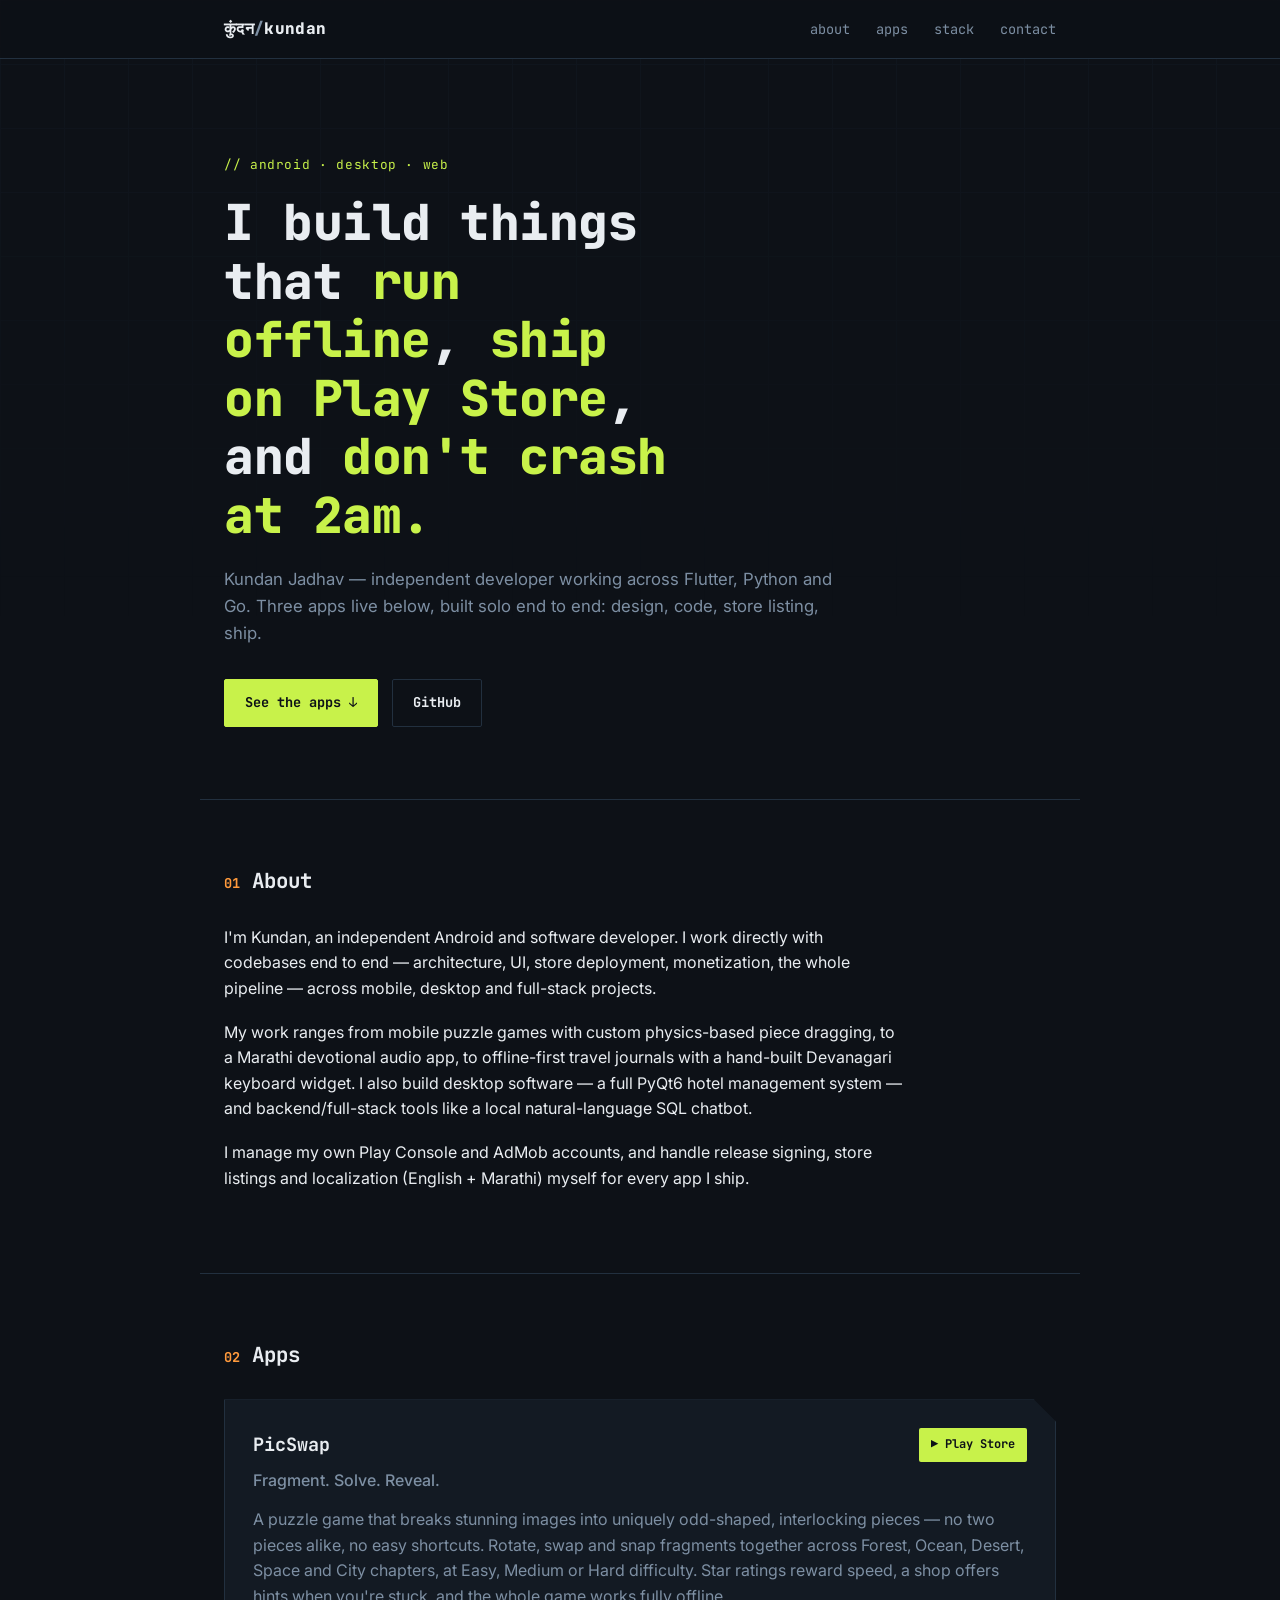
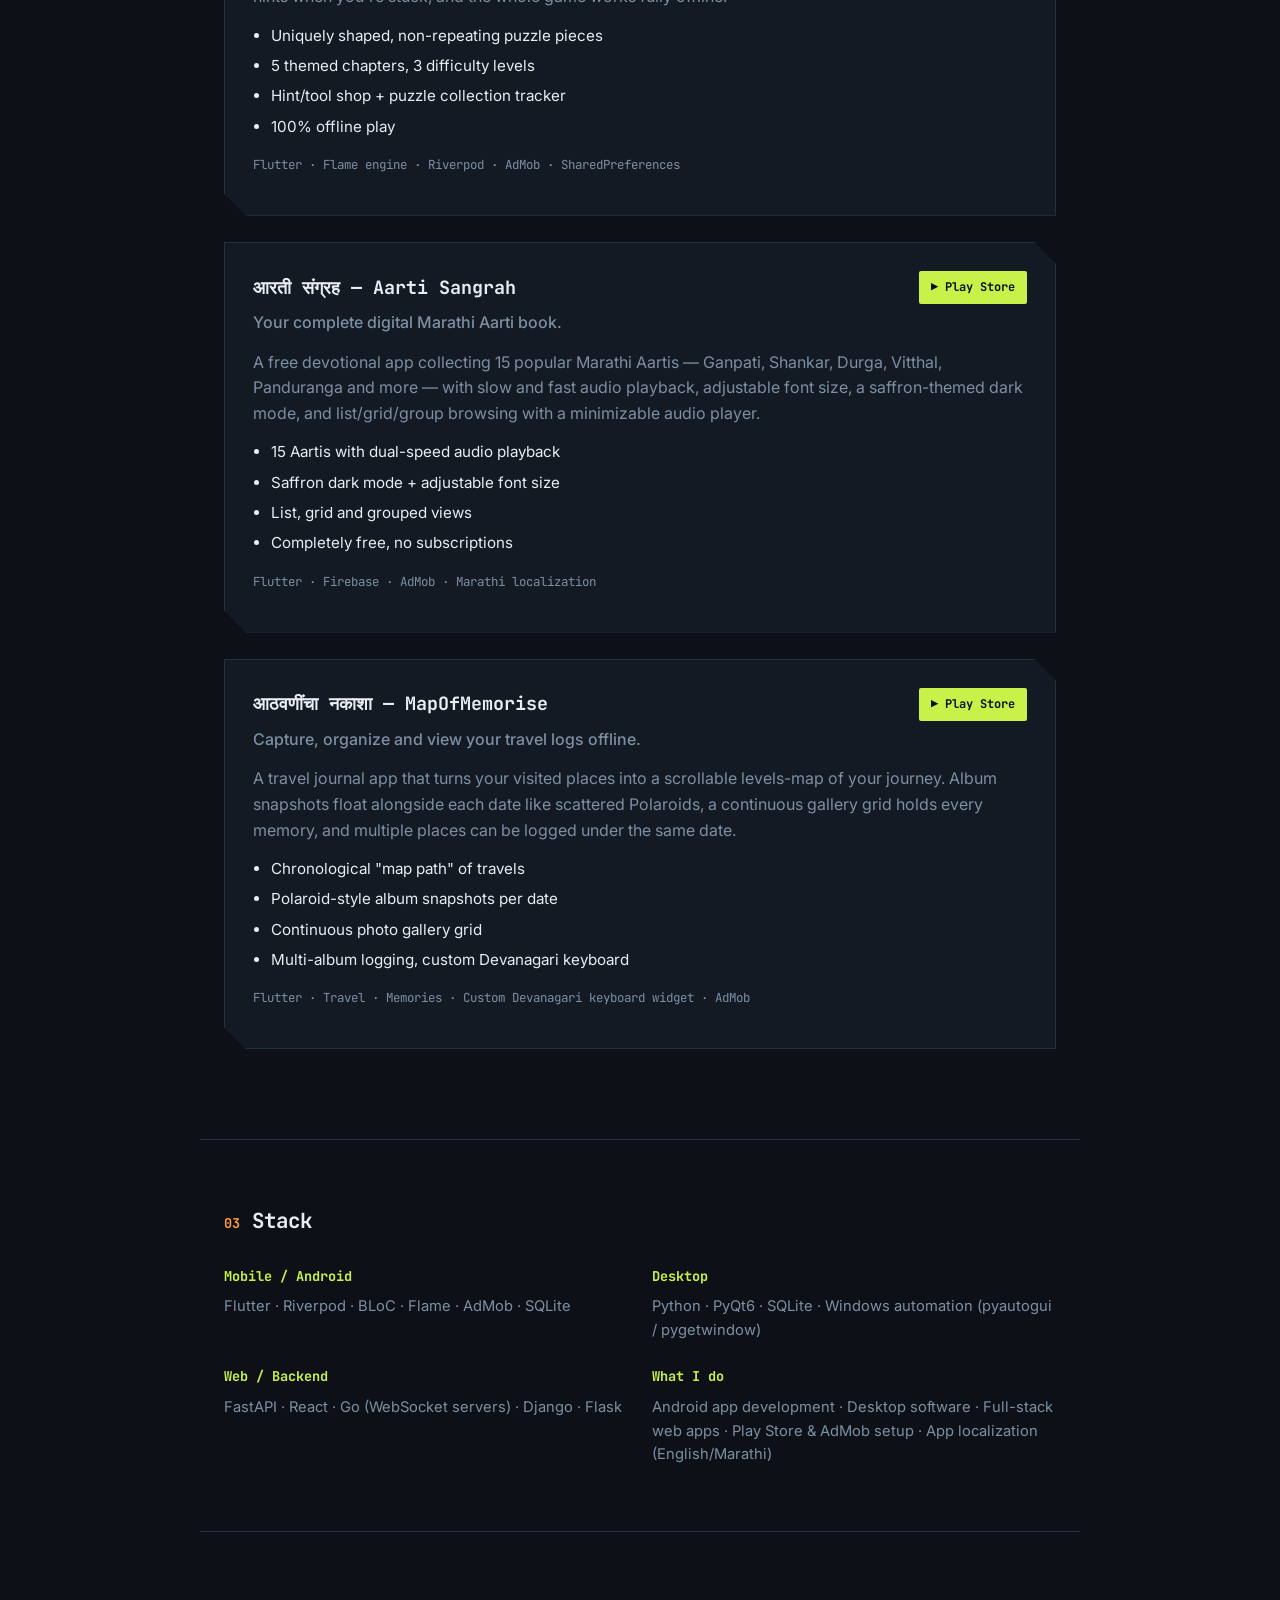
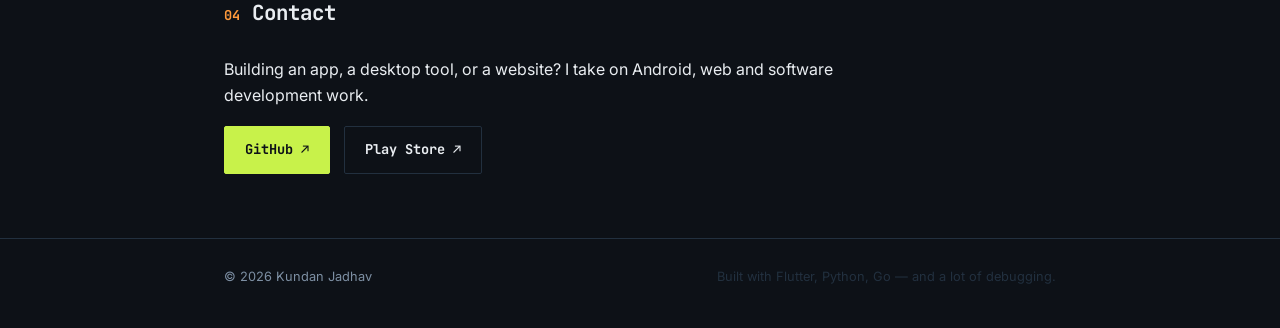
<file: index.html>
<!DOCTYPE html>
<html lang="en">

<head>
  <meta charset="UTF-8">
  <meta name="viewport" content="width=device-width, initial-scale=1.0">
  <title>Kundan Jadhav — App & Software Developer</title>
  <meta name="description"
    content="Kundan Jadhav builds Android apps, websites, and desktop software. Flutter, Python, Go. See PicSwap, Aarti Sangrah, and MapOfMemorise.">
  <link rel="stylesheet" href="style.css">
  <script async src="https://pagead2.googlesyndication.com/pagead/js/adsbygoogle.js?client=ca-pub-2944777052556576"
    crossorigin="anonymous"></script>
</head>

<body>

  <div class="grid-bg" aria-hidden="true"></div>

  <header class="site-header">
    <div class="wrap header-row">
      <span class="brand">कुंदन<span class="brand-dim">/</span>kundan</span>
      <nav>
        <a href="#about">about</a>
        <a href="#apps">apps</a>
        <a href="#stack">stack</a>
        <a href="#contact">contact</a>
      </nav>
    </div>
  </header>

  <main>

    <section class="hero wrap">
      <p class="eyebrow">// android · desktop · web</p>
      <h1>I build things that <span class="hl">run offline</span>,
        <span class="hl">ship on Play Store</span>,
        and <span class="hl">don't crash at 2am.</span>
      </h1>
      <p class="hero-sub">Kundan Jadhav — independent developer working across Flutter, Python and Go.
        Three apps live below, built solo end to end: design, code, store listing, ship.</p>
      <div class="hero-links">
        <a class="btn" href="#apps">See the apps ↓</a>
        <a class="btn btn-ghost" href="https://github.com/kundan-jadhav2001" target="_blank" rel="noopener">GitHub</a>
      </div>
    </section>

    <section id="about" class="section wrap">
      <h2><span class="num">01</span> About</h2>
      <p class="lead">
        I'm Kundan, an independent Android and software developer. I work directly with
        codebases end to end — architecture, UI, store deployment, monetization, the whole
        pipeline — across mobile, desktop and full-stack projects.
      </p>
      <p class="lead">
        My work ranges from mobile puzzle games with custom physics-based piece dragging,
        to a Marathi devotional audio app, to offline-first travel journals with a
        hand-built Devanagari keyboard widget. I also build desktop software — a full
        PyQt6 hotel management system — and backend/full-stack tools like a local
        natural-language SQL chatbot.
      </p>
      <p class="lead">
        I manage my own Play Console and AdMob accounts, and handle release signing,
        store listings and localization (English + Marathi) myself for every app I ship.
      </p>
    </section>

    <section id="apps" class="section wrap">
      <h2><span class="num">02</span> Apps</h2>

      <article class="app-card">
        <div class="app-card-top">
          <h3>PicSwap</h3>
          <a class="play-badge" href="https://play.google.com/store/apps/details?id=com.kundan.picswap" target="_blank"
            rel="noopener">▶ Play Store</a>
        </div>
        <p class="tagline">Fragment. Solve. Reveal.</p>
        <p>A puzzle game that breaks stunning images into uniquely odd-shaped, interlocking
          pieces — no two pieces alike, no easy shortcuts. Rotate, swap and snap fragments
          together across Forest, Ocean, Desert, Space and City chapters, at Easy, Medium
          or Hard difficulty. Star ratings reward speed, a shop offers hints when you're
          stuck, and the whole game works fully offline.</p>
        <ul class="feature-list">
          <li>Uniquely shaped, non-repeating puzzle pieces</li>
          <li>5 themed chapters, 3 difficulty levels</li>
          <li>Hint/tool shop + puzzle collection tracker</li>
          <li>100% offline play</li>
        </ul>
        <p class="tech-tags">Flutter · Flame engine · Riverpod · AdMob · SharedPreferences</p>
      </article>

      <article class="app-card">
        <div class="app-card-top">
          <h3>आरती संग्रह — Aarti Sangrah</h3>
          <a class="play-badge" href="https://play.google.com/store/apps/details?id=com.kundan.aarti_book"
            target="_blank" rel="noopener">▶ Play Store</a>
        </div>
        <p class="tagline">Your complete digital Marathi Aarti book.</p>
        <p>A free devotional app collecting 15 popular Marathi Aartis — Ganpati, Shankar,
          Durga, Vitthal, Panduranga and more — with slow and fast audio playback, adjustable
          font size, a saffron-themed dark mode, and list/grid/group browsing with a
          minimizable audio player.</p>
        <ul class="feature-list">
          <li>15 Aartis with dual-speed audio playback</li>
          <li>Saffron dark mode + adjustable font size</li>
          <li>List, grid and grouped views</li>
          <li>Completely free, no subscriptions</li>
        </ul>
        <p class="tech-tags">Flutter · Firebase · AdMob · Marathi localization</p>
      </article>

      <article class="app-card">
        <div class="app-card-top">
          <h3>आठवणींचा नकाशा — MapOfMemorise</h3>
          <a class="play-badge" href="https://play.google.com/store/apps/details?id=com.kundan.map_of_memories"
            target="_blank" rel="noopener">▶ Play Store</a>
        </div>
        <p class="tagline">Capture, organize and view your travel logs offline.</p>
        <p>A travel journal app that turns your visited places into a scrollable levels-map
          of your journey. Album snapshots float alongside each date like scattered
          Polaroids, a continuous gallery grid holds every memory, and multiple places
          can be logged under the same date.</p>
        <ul class="feature-list">
          <li>Chronological "map path" of travels</li>
          <li>Polaroid-style album snapshots per date</li>
          <li>Continuous photo gallery grid</li>
          <li>Multi-album logging, custom Devanagari keyboard</li>
        </ul>
        <p class="tech-tags">Flutter · Travel · Memories · Custom Devanagari keyboard widget · AdMob</p>
      </article>

    </section>

    <section id="stack" class="section wrap">
      <h2><span class="num">03</span> Stack</h2>
      <div class="stack-grid">
        <div class="stack-col">
          <h4>Mobile / Android</h4>
          <p>Flutter · Riverpod · BLoC · Flame · AdMob · SQLite</p>
        </div>
        <div class="stack-col">
          <h4>Desktop</h4>
          <p>Python · PyQt6 · SQLite · Windows automation (pyautogui / pygetwindow)</p>
        </div>
        <div class="stack-col">
          <h4>Web / Backend</h4>
          <p>FastAPI · React · Go (WebSocket servers) · Django · Flask</p>
        </div>
        <div class="stack-col">
          <h4>What I do</h4>
          <p>Android app development · Desktop software · Full-stack web apps ·
            Play Store &amp; AdMob setup · App localization (English/Marathi)</p>
        </div>
      </div>
    </section>

    <section id="contact" class="section wrap">
      <h2><span class="num">04</span> Contact</h2>
      <p class="lead">Building an app, a desktop tool, or a website? I take on Android,
        web and software development work.</p>
      <div class="hero-links">
        <a class="btn" href="https://github.com/kundan-jadhav2001" target="_blank" rel="noopener">GitHub ↗</a>
        <a class="btn btn-ghost" href="https://play.google.com/store/apps/developer?id=Kundan+Jadhav" target="_blank"
          rel="noopener">Play Store ↗</a>
      </div>
    </section>

  </main>

  <footer class="site-footer">
    <div class="wrap">
      <span>© 2026 Kundan Jadhav</span>
      <span class="footer-dim">Built with Flutter, Python, Go — and a lot of debugging.</span>
    </div>
  </footer>

</body>

</html>
</file>
<file: style.css>
@import url('https://fonts.googleapis.com/css2?family=JetBrains+Mono:wght@400;500;700;800&family=Inter:wght@400;500;600&display=swap');

:root{
  --ink:#0d1117;
  --panel:#131a23;
  --line:#22303f;
  --paper:#e9edf1;
  --dim:#7d8fa3;
  --lime:#c8f24a;
  --saffron:#ff9a3c;
  --radius:2px;
}

*{box-sizing:border-box;}
html{scroll-behavior:smooth;}

body{
  margin:0;
  background:var(--ink);
  color:var(--paper);
  font-family:'Inter',sans-serif;
  line-height:1.6;
  -webkit-font-smoothing:antialiased;
}

h1,h2,h3,h4,.brand,.btn,.eyebrow,.num,.play-badge,.tech-tags,nav a{
  font-family:'JetBrains Mono',monospace;
}

.wrap{
  max-width:880px;
  margin:0 auto;
  padding:0 24px;
}

/* faint code-grid backdrop */
.grid-bg{
  position:fixed;
  inset:0;
  z-index:-1;
  background-image:
    linear-gradient(var(--line) 1px, transparent 1px),
    linear-gradient(90deg, var(--line) 1px, transparent 1px);
  background-size:64px 64px;
  opacity:0.18;
  mask-image:linear-gradient(to bottom, black, transparent 70%);
}

/* header */
.site-header{
  position:sticky;
  top:0;
  z-index:10;
  backdrop-filter:blur(8px);
  background:rgba(13,17,23,0.85);
  border-bottom:1px solid var(--line);
}
.header-row{
  display:flex;
  justify-content:space-between;
  align-items:center;
  padding:16px 24px;
}
.brand{font-weight:800; font-size:1rem; letter-spacing:0.02em;}
.brand-dim{color:var(--dim);}
nav a{
  color:var(--dim);
  text-decoration:none;
  margin-left:22px;
  font-size:0.85rem;
  transition:color 0.15s ease;
}
nav a:hover{color:var(--lime);}

/* hero */
.hero{
  padding:96px 24px 72px;
}
.eyebrow{
  color:var(--lime);
  font-size:0.8rem;
  letter-spacing:0.05em;
  margin:0 0 18px;
}
h1{
  font-size:clamp(2rem, 5vw, 3.1rem);
  line-height:1.18;
  margin:0 0 22px;
  font-weight:800;
  letter-spacing:-0.01em;
  max-width:15ch;
}
.hl{color:var(--lime);}
.hero-sub{
  max-width:56ch;
  color:var(--dim);
  font-size:1.05rem;
  margin:0 0 32px;
}
.hero-links{display:flex; gap:14px; flex-wrap:wrap;}
.btn{
  display:inline-block;
  background:var(--lime);
  color:var(--ink);
  text-decoration:none;
  padding:12px 20px;
  border-radius:var(--radius);
  font-weight:700;
  font-size:0.85rem;
  border:1px solid var(--lime);
  transition:transform 0.15s ease, background 0.15s ease;
}
.btn:hover{transform:translateY(-2px);}
.btn-ghost{
  background:transparent;
  color:var(--paper);
  border:1px solid var(--line);
}
.btn-ghost:hover{border-color:var(--lime); color:var(--lime);}

/* sections */
.section{
  padding:64px 24px;
  border-top:1px solid var(--line);
}
h2{
  font-size:1.3rem;
  margin:0 0 28px;
  display:flex;
  align-items:baseline;
  gap:12px;
}
.num{color:var(--saffron); font-size:0.85rem;}
.lead{
  color:var(--paper);
  max-width:68ch;
  margin:0 0 18px;
  font-size:1rem;
}

/* app cards - clipped puzzle-piece corner as signature */
.app-card{
  background:var(--panel);
  border:1px solid var(--line);
  padding:28px 28px 26px;
  margin-bottom:26px;
  position:relative;
  clip-path:polygon(0 0, calc(100% - 22px) 0, 100% 22px, 100% 100%, 22px 100%, 0 calc(100% - 22px));
}
.app-card-top{
  display:flex;
  justify-content:space-between;
  align-items:center;
  flex-wrap:wrap;
  gap:10px;
  margin-bottom:6px;
}
.app-card h3{
  margin:0;
  font-size:1.15rem;
  color:var(--paper);
}
.tagline{
  color:var(--lime);
  font-weight:500;
  margin:0 0 12px;
}
.app-card p{margin:0 0 14px; color:var(--dim);}
.feature-list{
  margin:0 0 16px;
  padding-left:18px;
  color:var(--paper);
}
.feature-list li{margin-bottom:6px; font-size:0.95rem;}
.tech-tags{
  font-size:0.78rem;
  color:var(--saffron);
  margin:0;
}
.play-badge{
  color:var(--ink);
  background:var(--lime);
  text-decoration:none;
  font-size:0.75rem;
  font-weight:700;
  padding:7px 12px;
  border-radius:var(--radius);
  white-space:nowrap;
}
.play-badge-soon{
  background:transparent;
  color:var(--dim);
  border:1px dashed var(--line);
}

/* stack */
.stack-grid{
  display:grid;
  grid-template-columns:repeat(2, 1fr);
  gap:24px;
}
.stack-col h4{
  color:var(--lime);
  font-size:0.85rem;
  margin:0 0 8px;
}
.stack-col p{
  color:var(--dim);
  margin:0;
  font-size:0.92rem;
}

/* footer */
.site-footer{
  border-top:1px solid var(--line);
  padding:28px 24px 40px;
  font-size:0.8rem;
  color:var(--dim);
}
.site-footer .wrap{
  display:flex;
  justify-content:space-between;
  flex-wrap:wrap;
  gap:8px;
}
.footer-dim{color:var(--line);}

@media (max-width:640px){
  .hero{padding:64px 20px 48px;}
  .stack-grid{grid-template-columns:1fr;}
  .app-card{padding:22px 20px;}
}

@media (prefers-reduced-motion:reduce){
  html{scroll-behavior:auto;}
  .btn{transition:none;}
}
</file>
